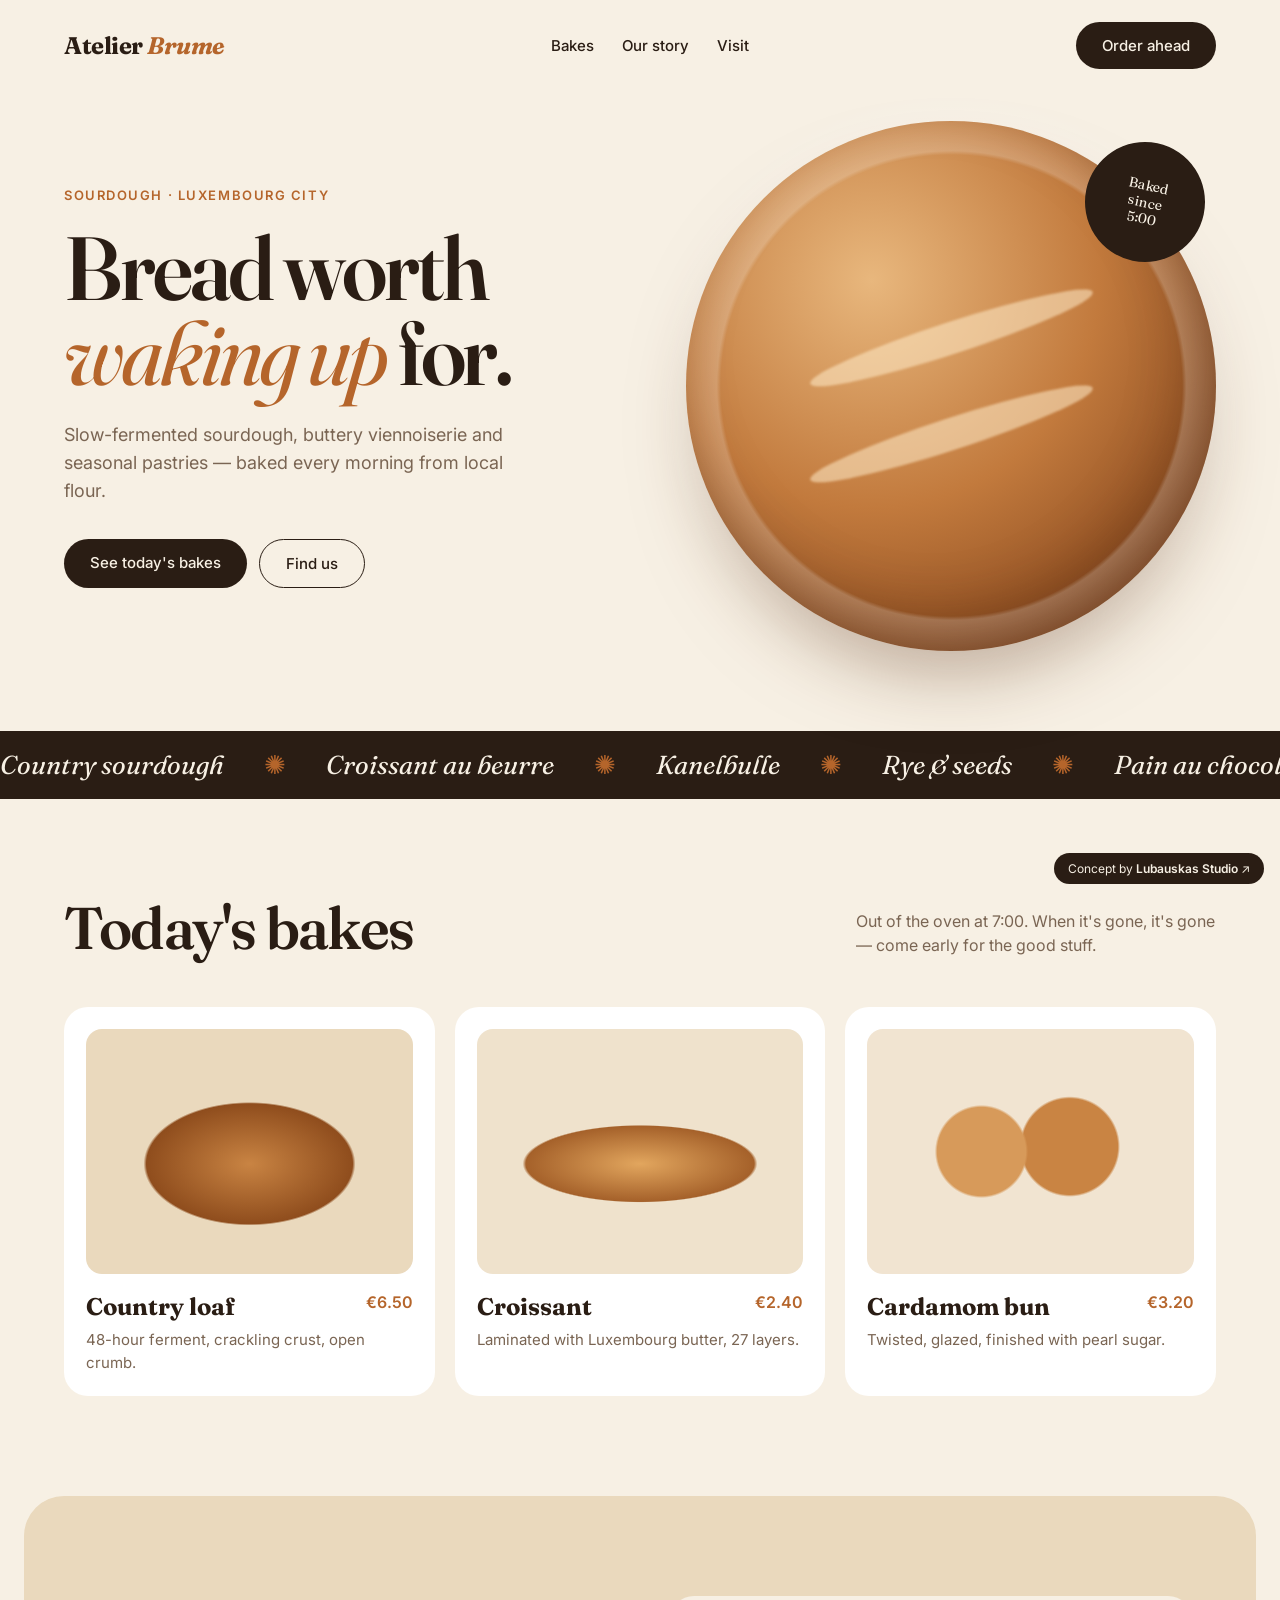
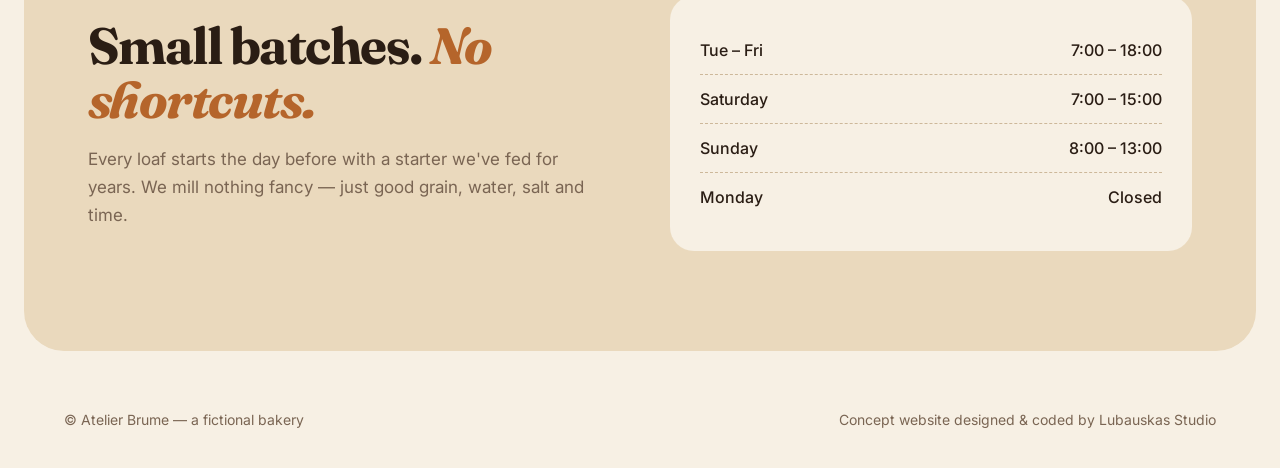
<file: projects/atelier-brume/index.html>
<!DOCTYPE html>
<html lang="en">
<head>
<meta charset="UTF-8">
<meta name="viewport" content="width=device-width, initial-scale=1">
<title>Atelier Brume — Artisan Bakery (Concept)</title>
<meta name="description" content="Concept website for a fictional artisan sourdough bakery in Luxembourg, designed and coded by Lubauskas Studio.">
<link rel="canonical" href="https://laurynas.work/projects/atelier-brume/">
<link rel="icon" href="../../favicon.svg" type="image/svg+xml">
<link rel="preconnect" href="https://fonts.googleapis.com">
<link rel="preconnect" href="https://fonts.gstatic.com" crossorigin>
<link href="https://fonts.googleapis.com/css2?family=Fraunces:opsz,wght@9..144,400;9..144,600;9..144,700&family=Inter:wght@400;500;600&display=swap" rel="stylesheet">
<style>
:root{--cream:#f7f0e4;--crust:#b5652b;--dough:#ead9bd;--ink:#2a1d14;--muted:#7a6553;--ease:cubic-bezier(.22,1,.36,1)}
*{box-sizing:border-box;margin:0;padding:0}
html{scroll-behavior:smooth}
body{background:var(--cream);color:var(--ink);font-family:Inter,system-ui,sans-serif;-webkit-font-smoothing:antialiased}
a{color:inherit;text-decoration:none}
.serif{font-family:Fraunces,Georgia,serif}
.badge{position:fixed;right:16px;bottom:16px;z-index:50;background:var(--ink);color:var(--cream);font-size:12px;padding:8px 14px;border-radius:100px}
.badge b{font-weight:600}
nav{display:flex;justify-content:space-between;align-items:center;padding:22px clamp(20px,5vw,64px)}
.logo{font-family:Fraunces,serif;font-weight:700;font-size:24px;letter-spacing:-.02em}
.logo i{font-style:italic;color:var(--crust)}
nav ul{display:flex;gap:28px;list-style:none;font-size:15px;font-weight:500}
nav ul a{position:relative}nav ul a::after{content:"";position:absolute;left:0;bottom:-4px;height:1.5px;width:0;background:var(--crust);transition:width .4s var(--ease)}nav ul a:hover::after{width:100%}
.btn{display:inline-block;background:var(--ink);color:var(--cream);padding:14px 26px;border-radius:100px;font-weight:500;font-size:15px;transition:background .3s,transform .4s var(--ease)}
.btn:hover{background:var(--crust);transform:translateY(-2px)}
.btn.line{background:transparent;color:var(--ink);border:1.5px solid var(--ink)}.btn.line:hover{background:var(--ink);color:var(--cream)}
.hero{display:grid;grid-template-columns:1.1fr 1fr;gap:40px;align-items:center;padding:30px clamp(20px,5vw,64px) 80px}
.hero small{display:inline-block;font-size:13px;font-weight:600;letter-spacing:.12em;text-transform:uppercase;color:var(--crust);margin-bottom:22px}
.hero h1{font-family:Fraunces,serif;font-weight:600;font-size:clamp(46px,7vw,104px);line-height:.95;letter-spacing:-.035em}
.hero h1 em{font-style:italic;color:var(--crust);font-weight:400}
.hero p{font-size:18px;line-height:1.55;color:var(--muted);max-width:440px;margin:26px 0 34px}
.hero .ctas{display:flex;gap:12px;flex-wrap:wrap}
.loaf{position:relative;aspect-ratio:1;border-radius:50%;background:radial-gradient(circle at 35% 30%,#e8b77d,#c27a3d 45%,#8a4a1f 80%);box-shadow:0 40px 80px -30px rgba(90,45,15,.5),inset -20px -30px 60px rgba(60,25,5,.35);animation:rise 6s ease-in-out infinite alternate}
.loaf::before,.loaf::after{content:"";position:absolute;left:22%;right:22%;height:6%;border-radius:50%;background:rgba(255,235,200,.55);filter:blur(1px)}
.loaf::before{top:38%;transform:rotate(-18deg)}.loaf::after{top:56%;transform:rotate(-18deg)}
.flour{position:absolute;inset:-6%;border-radius:50%;background:radial-gradient(circle,rgba(255,255,255,.0) 55%,rgba(255,255,255,.35) 56%,transparent 70%);opacity:.6}
.stamp{position:absolute;right:2%;top:4%;width:120px;height:120px;border-radius:50%;background:var(--ink);color:var(--cream);display:grid;place-items:center;text-align:center;font-family:Fraunces,serif;font-size:14px;line-height:1.2;transform:rotate(12deg)}
@keyframes rise{to{transform:translateY(-12px) scale(1.02)}}
.strip{background:var(--ink);color:var(--cream);overflow:hidden;padding:18px 0}
.strip div{display:flex;gap:40px;width:max-content;animation:mq 30s linear infinite;font-family:Fraunces,serif;font-size:26px;font-style:italic}
.strip span::after{content:"✺";margin-left:40px;color:var(--crust);font-style:normal}
@keyframes mq{to{transform:translateX(-50%)}}
section{padding:100px clamp(20px,5vw,64px)}
.sec-h{display:flex;justify-content:space-between;align-items:end;gap:20px;margin-bottom:50px}
.sec-h h2{font-family:Fraunces,serif;font-weight:600;font-size:clamp(36px,4.6vw,64px);letter-spacing:-.03em;line-height:1}
.sec-h p{color:var(--muted);max-width:360px;line-height:1.5}
.grid{display:grid;grid-template-columns:repeat(3,1fr);gap:20px}
.item{background:#fff;border-radius:24px;padding:22px;transition:transform .5s var(--ease),box-shadow .5s}
.item:hover{transform:translateY(-6px);box-shadow:0 30px 60px -30px rgba(90,45,15,.35)}
.item .pic{aspect-ratio:4/3;border-radius:16px;margin-bottom:18px}
.p1{background:radial-gradient(ellipse 45% 35% at 50% 55%,#c98443,#8f4d1d 70%,transparent 72%),var(--dough)}
.p2{background:radial-gradient(ellipse 50% 22% at 50% 55%,#e2a65e,#a5612a 70%,transparent 72%),#efe2cc}
.p3{background:radial-gradient(circle at 35% 50%,#d79a5a 0 18%,transparent 19%),radial-gradient(circle at 62% 48%,#c98443 0 20%,transparent 21%),#f1e4d1}
.item h3{font-family:Fraunces,serif;font-size:24px;display:flex;justify-content:space-between}
.item h3 span{font-family:Inter;font-size:16px;font-weight:600;color:var(--crust)}
.item p{color:var(--muted);font-size:15px;line-height:1.5;margin-top:8px}
.story{display:grid;grid-template-columns:1fr 1fr;gap:60px;align-items:center;background:var(--dough);border-radius:40px;margin:0 clamp(12px,2vw,24px)}
.story h2{font-family:Fraunces,serif;font-size:clamp(34px,4vw,56px);line-height:1.05;letter-spacing:-.03em}
.story h2 em{color:var(--crust)}
.story p{font-size:17px;line-height:1.65;color:var(--muted);margin-top:18px}
.hours{background:var(--cream);border-radius:24px;padding:30px}
.hours div{display:flex;justify-content:space-between;padding:14px 0;border-bottom:1px dashed #cdb89a;font-weight:500}
.hours div:last-child{border:0}
footer{padding:60px clamp(20px,5vw,64px) 40px;display:flex;justify-content:space-between;flex-wrap:wrap;gap:20px;color:var(--muted);font-size:14px}
.fu{opacity:0;transform:translateY(30px);transition:opacity 1s var(--ease),transform 1s var(--ease)}.fu.in{opacity:1;transform:none}
@media(max-width:820px){nav ul{display:none}.hero,.story{grid-template-columns:1fr}.grid{grid-template-columns:1fr}.stamp{width:90px;height:90px;font-size:12px}.sec-h{flex-direction:column;align-items:start}.story{padding:50px 24px}}
</style>
</head>
<body>
<a class="badge" href="../../index.html#work">Concept by <b>Lubauskas Studio</b> ↗</a>
<nav><a href="#" class="logo">Atelier <i>Brume</i></a><ul><li><a href="#bakes">Bakes</a></li><li><a href="#story">Our story</a></li><li><a href="#visit">Visit</a></li></ul><a href="#visit" class="btn">Order ahead</a></nav>
<header class="hero">
  <div><small>Sourdough · Luxembourg City</small><h1>Bread worth <em>waking up</em> for.</h1><p>Slow-fermented sourdough, buttery viennoiserie and seasonal pastries — baked every morning from local flour.</p><div class="ctas"><a class="btn" href="#bakes">See today's bakes</a><a class="btn line" href="#visit">Find us</a></div></div>
  <div style="position:relative"><div class="loaf"><div class="flour"></div></div><div class="stamp">Baked<br>since<br>5:00</div></div>
</header>
<div class="strip"><div><span>Country sourdough</span><span>Croissant au beurre</span><span>Kanelbulle</span><span>Rye &amp; seeds</span><span>Pain au chocolat</span><span>Country sourdough</span><span>Croissant au beurre</span><span>Kanelbulle</span><span>Rye &amp; seeds</span><span>Pain au chocolat</span></div></div>
<section id="bakes">
  <div class="sec-h fu"><h2>Today's bakes</h2><p>Out of the oven at 7:00. When it's gone, it's gone — come early for the good stuff.</p></div>
  <div class="grid">
    <div class="item fu"><div class="pic p1"></div><h3>Country loaf <span>€6.50</span></h3><p>48-hour ferment, crackling crust, open crumb.</p></div>
    <div class="item fu" style="transition-delay:.1s"><div class="pic p2"></div><h3>Croissant <span>€2.40</span></h3><p>Laminated with Luxembourg butter, 27 layers.</p></div>
    <div class="item fu" style="transition-delay:.2s"><div class="pic p3"></div><h3>Cardamom bun <span>€3.20</span></h3><p>Twisted, glazed, finished with pearl sugar.</p></div>
  </div>
</section>
<section id="story" class="story fu">
  <div><h2>Small batches. <em>No shortcuts.</em></h2><p>Every loaf starts the day before with a starter we've fed for years. We mill nothing fancy — just good grain, water, salt and time.</p></div>
  <div class="hours" id="visit"><div><span>Tue – Fri</span><span>7:00 – 18:00</span></div><div><span>Saturday</span><span>7:00 – 15:00</span></div><div><span>Sunday</span><span>8:00 – 13:00</span></div><div><span>Monday</span><span>Closed</span></div></div>
</section>
<footer><span>© Atelier Brume — a fictional bakery</span><span>Concept website designed &amp; coded by Lubauskas Studio</span></footer>
<script>
const io=new IntersectionObserver(es=>es.forEach(e=>{if(e.isIntersecting){e.target.classList.add('in');io.unobserve(e.target)}}),{threshold:.15});
document.querySelectorAll('.fu').forEach(el=>io.observe(el));
</script>
</body>
</html>
</file>
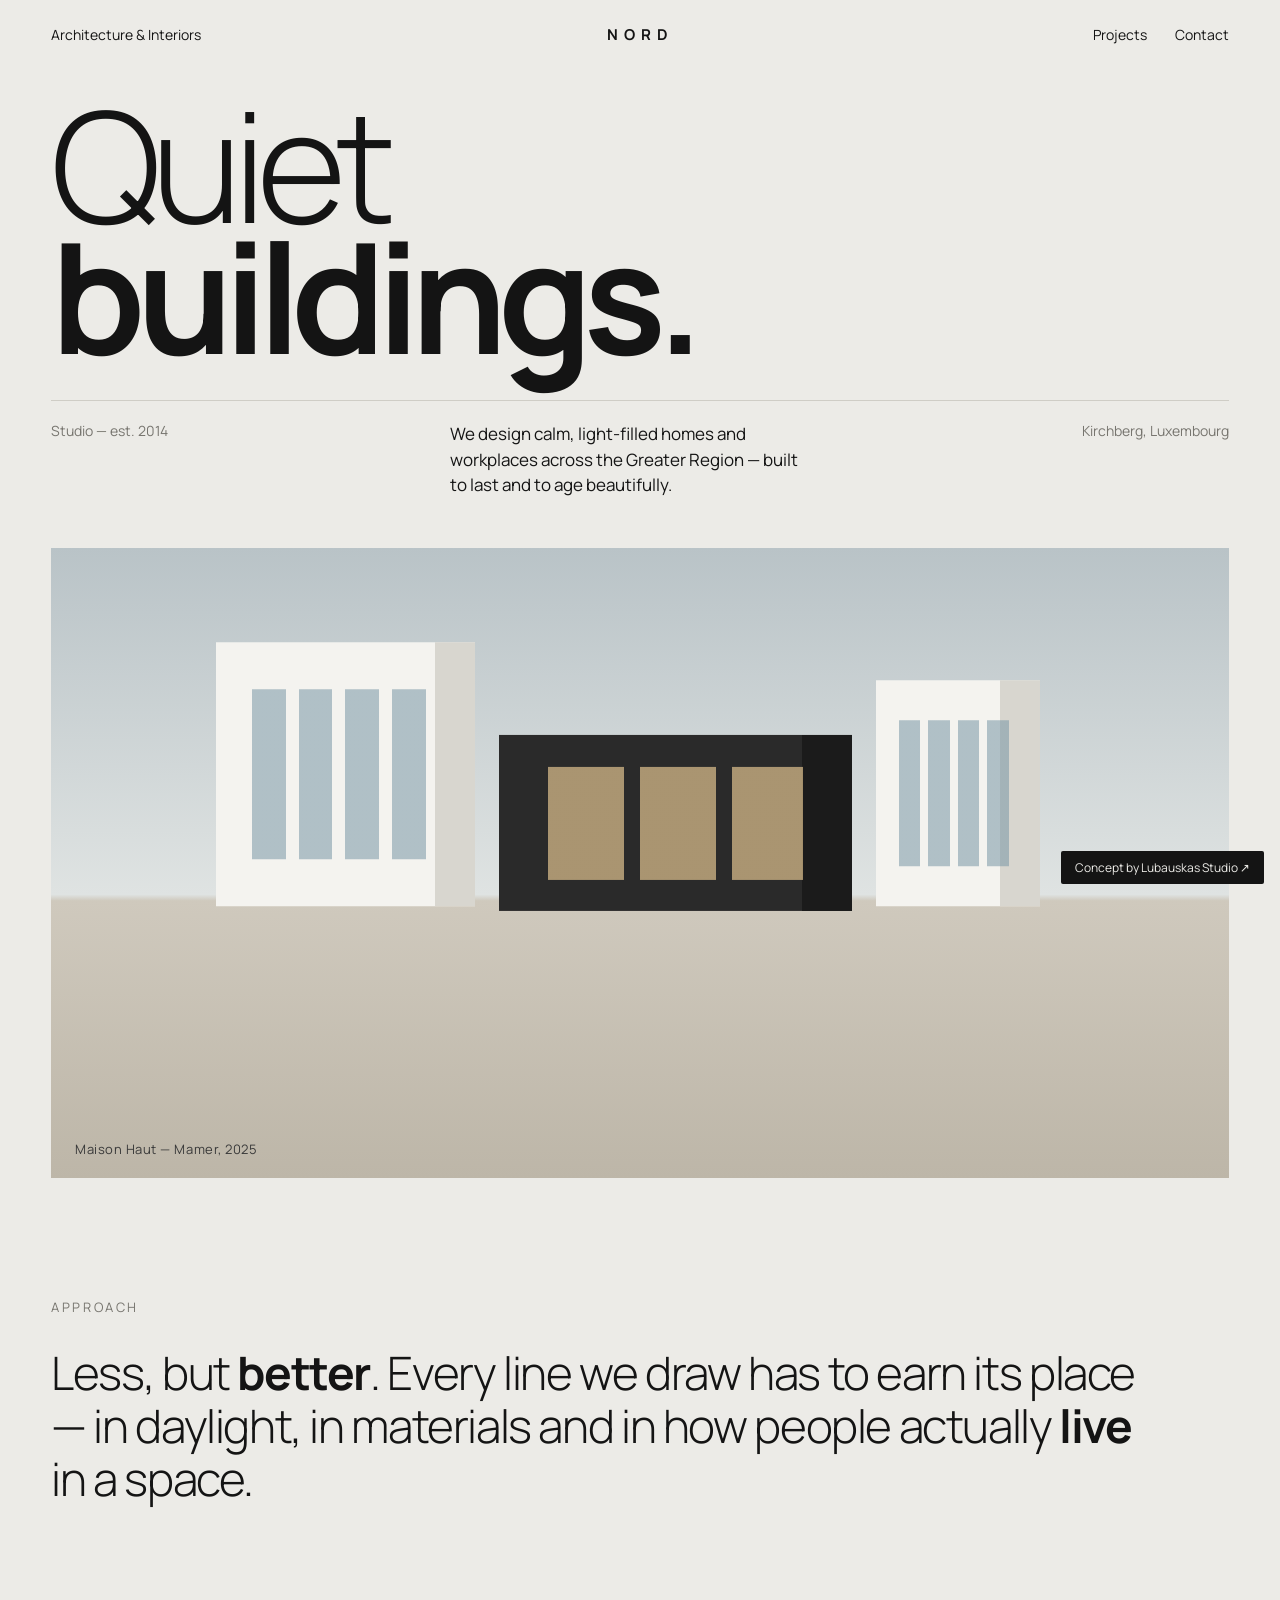
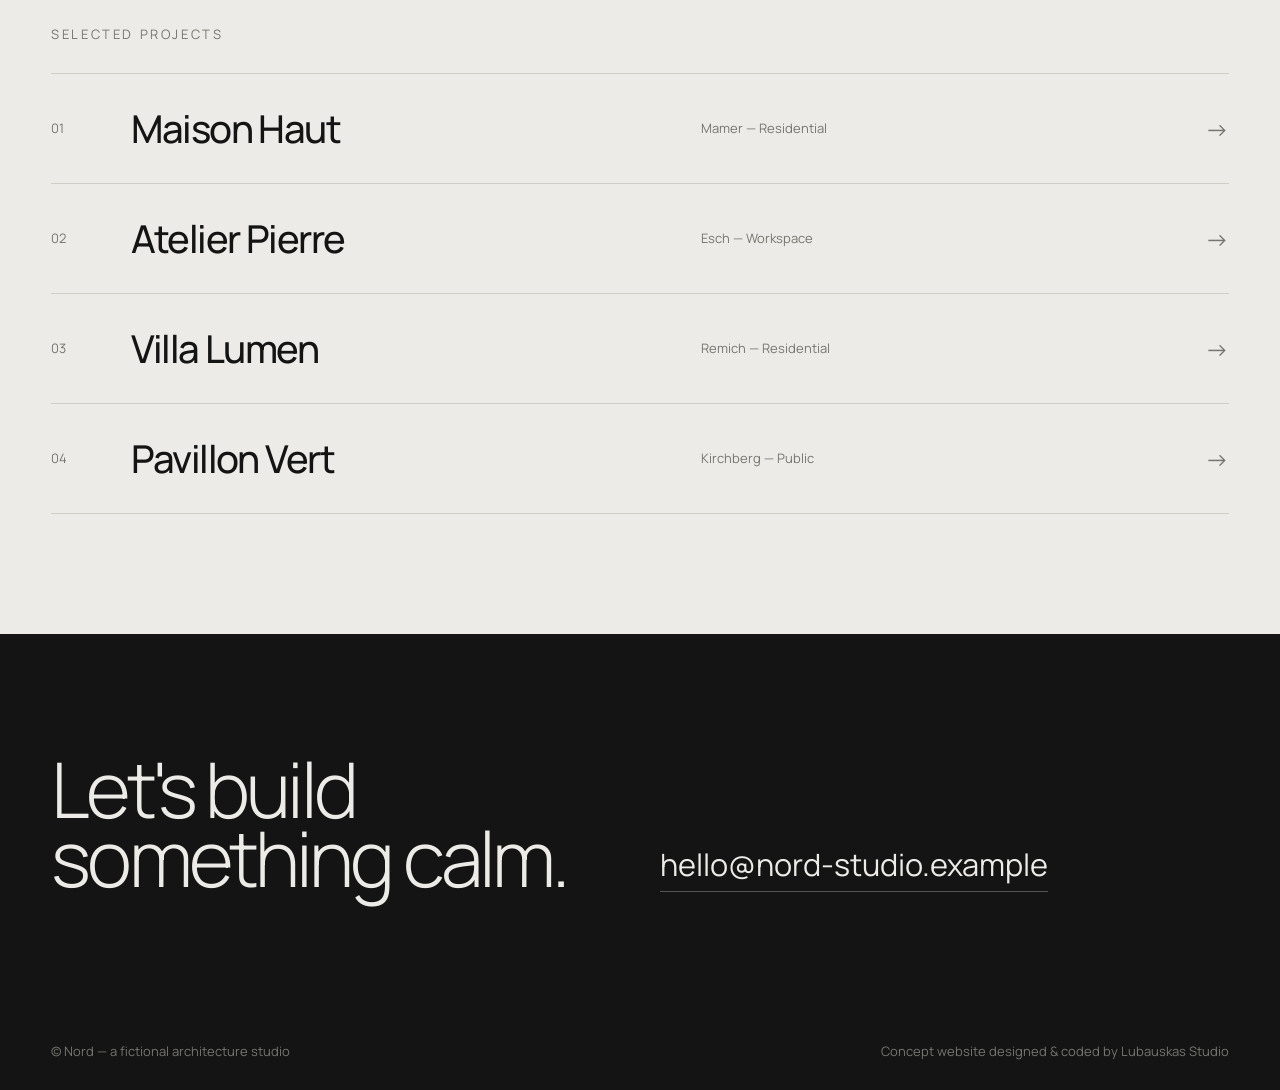
<file: projects/nord-studio/index.html>
<!DOCTYPE html>
<html lang="en">
<head>
<meta charset="UTF-8">
<meta name="viewport" content="width=device-width, initial-scale=1">
<title>Nord — Architecture Studio (Concept)</title>
<meta name="description" content="Concept website for a fictional architecture studio in Luxembourg, designed and coded by Lubauskas Studio.">
<link rel="canonical" href="https://laurynas.work/projects/nord-studio/">
<link rel="icon" href="../../favicon.svg" type="image/svg+xml">
<link rel="preconnect" href="https://fonts.googleapis.com">
<link rel="preconnect" href="https://fonts.gstatic.com" crossorigin>
<link href="https://fonts.googleapis.com/css2?family=Manrope:wght@300;400;500;700&display=swap" rel="stylesheet">
<style>
:root{--bg:#ecebe7;--ink:#141414;--muted:#77756f;--line:#cfcdc6;--ease:cubic-bezier(.22,1,.36,1)}
*{box-sizing:border-box;margin:0;padding:0}
html{scroll-behavior:smooth}
body{background:var(--bg);color:var(--ink);font-family:Manrope,system-ui,sans-serif;-webkit-font-smoothing:antialiased}
a{color:inherit;text-decoration:none}
.badge{position:fixed;right:16px;bottom:16px;z-index:50;background:var(--ink);color:var(--bg);font-size:12px;padding:8px 14px;border-radius:2px}
nav{display:grid;grid-template-columns:1fr auto 1fr;align-items:center;padding:24px clamp(20px,4vw,56px);font-size:14px}
nav .r{justify-self:end;display:flex;gap:28px}
nav a{position:relative}nav .r a::after{content:"";position:absolute;left:0;bottom:-3px;height:1px;width:0;background:var(--ink);transition:width .4s var(--ease)}nav .r a:hover::after{width:100%}
.logo{font-weight:700;letter-spacing:.4em;font-size:15px}
.hero{padding:30px clamp(20px,4vw,56px) 0}
.hero h1{font-weight:300;font-size:clamp(54px,12vw,210px);letter-spacing:-.06em;line-height:.85}
.hero h1 b{font-weight:700}
.hero .meta{display:grid;grid-template-columns:1fr 1fr 1fr;gap:20px;border-top:1px solid var(--line);margin-top:40px;padding-top:20px;font-size:14px;color:var(--muted)}
.hero .meta p{color:var(--ink);font-size:17px;line-height:1.5;max-width:360px}
.visual{margin:50px clamp(20px,4vw,56px) 0;height:min(70vh,640px);position:relative;overflow:hidden;background:linear-gradient(180deg,#b9c3c7 0%,#dfe3e2 55%,#cfc9bd 56%,#bdb6a8 100%)}
.bldg{position:absolute;bottom:44%;background:#f4f3ef;box-shadow:inset -40px 0 0 #d8d6cf}
.b1{left:14%;width:22%;height:42%}.b2{left:38%;width:30%;height:28%;background:#2a2a2a;box-shadow:inset -50px 0 0 #1b1b1b}.b3{left:70%;width:14%;height:36%}
.win{position:absolute;inset:18% 14%;background:repeating-linear-gradient(90deg,rgba(120,150,165,.55) 0 18%,transparent 18% 25%)}
.b2 .win{background:repeating-linear-gradient(90deg,rgba(255,220,160,.6) 0 30%,transparent 30% 36%)}
.visual .cap{position:absolute;left:24px;bottom:20px;font-size:13px;color:#3a3a3a;letter-spacing:.04em}
.visual .bldg{transform:translateY(var(--p,0px));transition:transform .2s linear}
section{padding:120px clamp(20px,4vw,56px)}
.lbl{font-size:13px;letter-spacing:.2em;text-transform:uppercase;color:var(--muted);margin-bottom:30px}
.big{font-size:clamp(28px,3.6vw,52px);font-weight:300;letter-spacing:-.03em;line-height:1.15;max-width:1100px}
.big b{font-weight:700}
.list{border-top:1px solid var(--line)}
.row{display:grid;grid-template-columns:80px 1.4fr 1fr 120px;align-items:center;padding:28px 0;border-bottom:1px solid var(--line);transition:padding .5s var(--ease),background .4s}
.row:hover{padding-left:20px;padding-right:20px;background:#e2e1dc}
.row span{font-size:13px;color:var(--muted)}
.row h3{font-size:clamp(24px,3vw,42px);font-weight:500;letter-spacing:-.04em}
.row .arr{justify-self:end;font-size:24px;transition:transform .5s var(--ease)}
.row:hover .arr{transform:rotate(-45deg)}
.contact{display:grid;grid-template-columns:1fr 1fr;gap:40px;background:var(--ink);color:var(--bg)}
.contact h2{font-weight:300;font-size:clamp(40px,6vw,96px);letter-spacing:-.05em;line-height:.9}
.contact a.mail{font-size:clamp(20px,2.4vw,32px);border-bottom:1px solid #555;padding-bottom:6px;align-self:end;justify-self:start}
footer{padding:30px clamp(20px,4vw,56px);display:flex;justify-content:space-between;flex-wrap:wrap;gap:12px;font-size:13px;color:var(--muted);background:var(--ink)}
.fu{opacity:0;transform:translateY(30px);transition:opacity 1.1s var(--ease),transform 1.1s var(--ease)}.fu.in{opacity:1;transform:none}
@media(max-width:820px){nav{grid-template-columns:1fr auto}nav .l{display:none}.hero .meta,.contact{grid-template-columns:1fr}.row{grid-template-columns:40px 1fr 40px}.row .loc{display:none}}
</style>
</head>
<body>
<a class="badge" href="../../index.html#work">Concept by Lubauskas Studio ↗</a>
<nav><span class="l">Architecture &amp; Interiors</span><a href="#" class="logo">NORD</a><div class="r"><a href="#work">Projects</a><a href="#contact">Contact</a></div></nav>
<header class="hero">
  <h1 class="fu">Quiet<br><b>buildings.</b></h1>
  <div class="meta fu"><span>Studio — est. 2014</span><p>We design calm, light-filled homes and workplaces across the Greater Region — built to last and to age beautifully.</p><span style="justify-self:end">Kirchberg, Luxembourg</span></div>
</header>
<div class="visual fu" id="vis"><div class="bldg b1"><div class="win"></div></div><div class="bldg b2"><div class="win"></div></div><div class="bldg b3"><div class="win"></div></div><span class="cap">Maison Haut — Mamer, 2025</span></div>
<section><p class="lbl fu">Approach</p><p class="big fu">Less, but <b>better</b>. Every line we draw has to earn its place — in daylight, in materials and in how people actually <b>live</b> in a space.</p></section>
<section id="work" style="padding-top:0"><p class="lbl fu">Selected projects</p>
  <div class="list">
    <a class="row fu" href="#"><span>01</span><h3>Maison Haut</h3><span class="loc">Mamer — Residential</span><span class="arr">→</span></a>
    <a class="row fu" href="#"><span>02</span><h3>Atelier Pierre</h3><span class="loc">Esch — Workspace</span><span class="arr">→</span></a>
    <a class="row fu" href="#"><span>03</span><h3>Villa Lumen</h3><span class="loc">Remich — Residential</span><span class="arr">→</span></a>
    <a class="row fu" href="#"><span>04</span><h3>Pavillon Vert</h3><span class="loc">Kirchberg — Public</span><span class="arr">→</span></a>
  </div>
</section>
<section class="contact" id="contact"><h2 class="fu">Let's build<br>something calm.</h2><a class="mail fu" href="#">hello@nord-studio.example</a></section>
<footer><span>© Nord — a fictional architecture studio</span><span>Concept website designed &amp; coded by Lubauskas Studio</span></footer>
<script>
const io=new IntersectionObserver(es=>es.forEach(e=>{if(e.isIntersecting){e.target.classList.add('in');io.unobserve(e.target)}}),{threshold:.12});
document.querySelectorAll('.fu').forEach(el=>io.observe(el));
const vis=document.getElementById('vis');
addEventListener('scroll',()=>{const r=vis.getBoundingClientRect(),p=(r.top-innerHeight/2)*.08;vis.querySelectorAll('.bldg').forEach((b,i)=>b.style.setProperty('--p',(p*(i%2?1.4:.8))+'px'))},{passive:true});
</script>
</body>
</html>
</file>
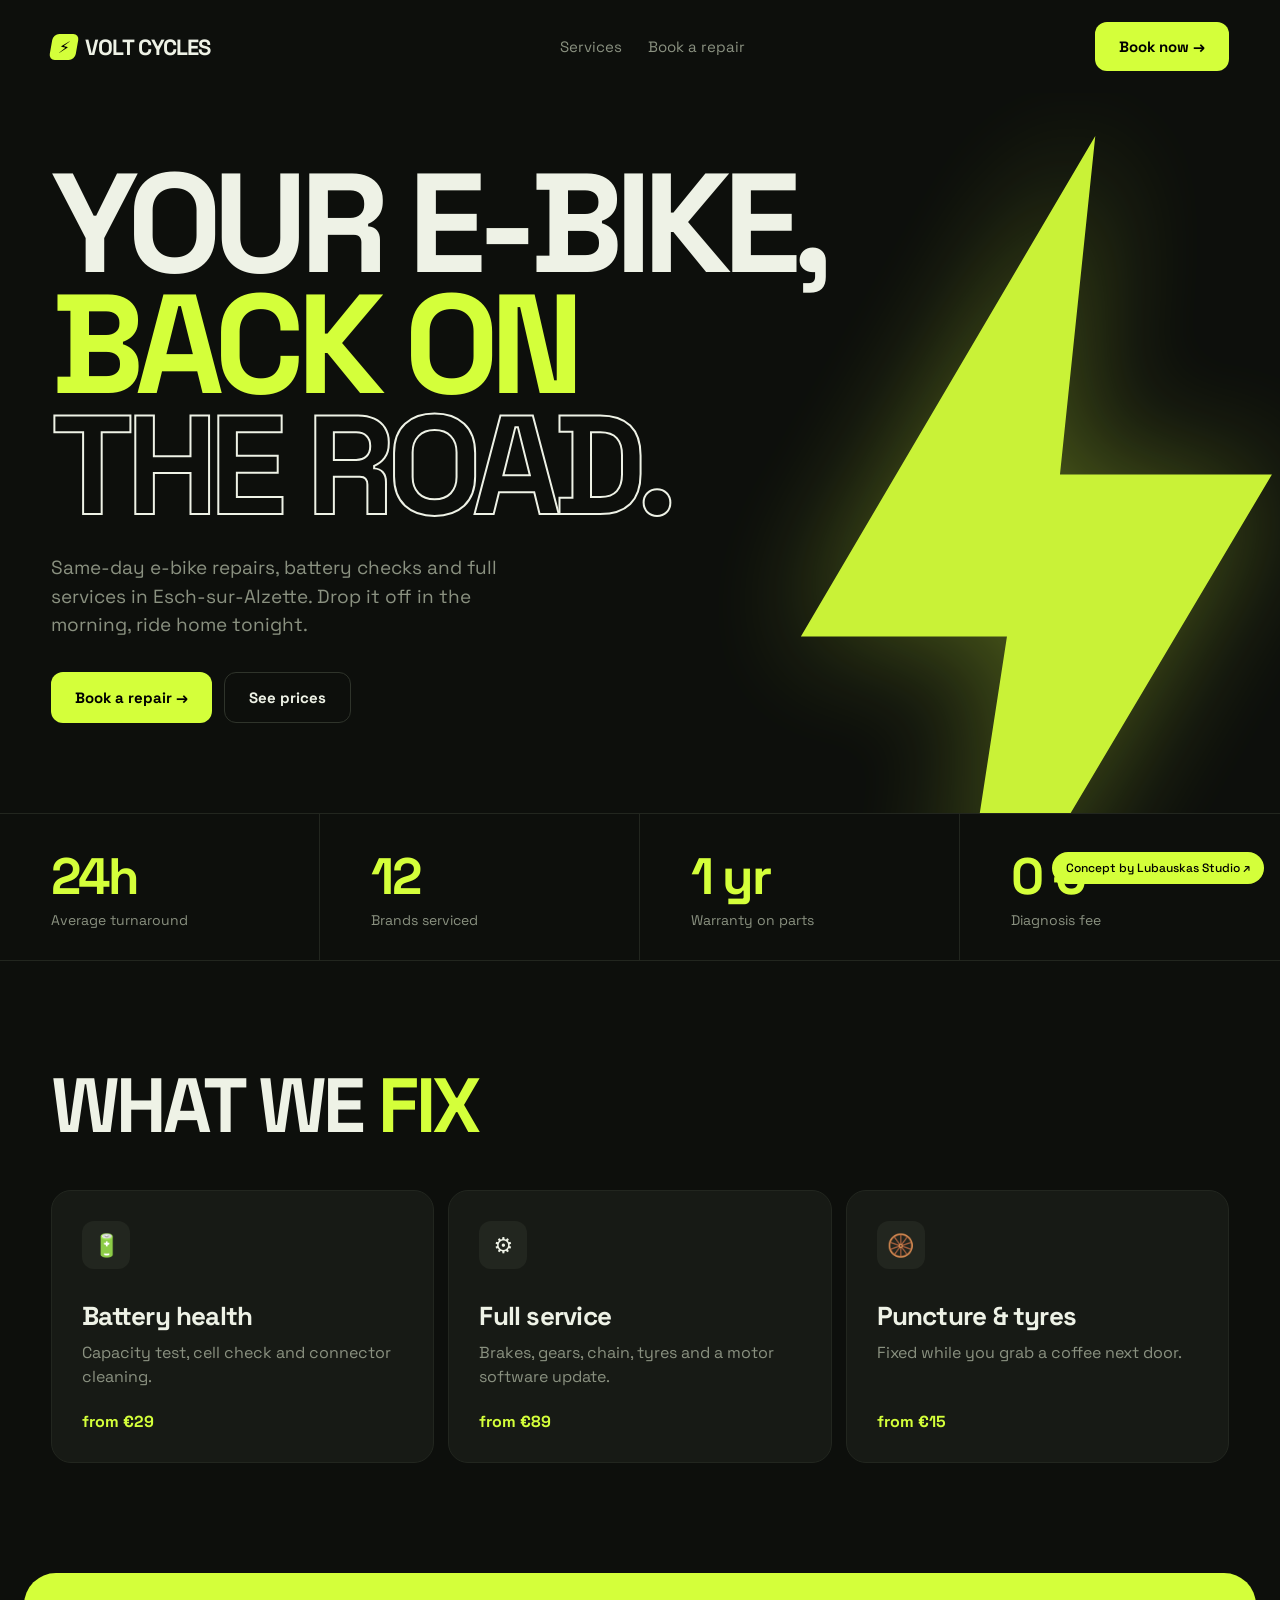
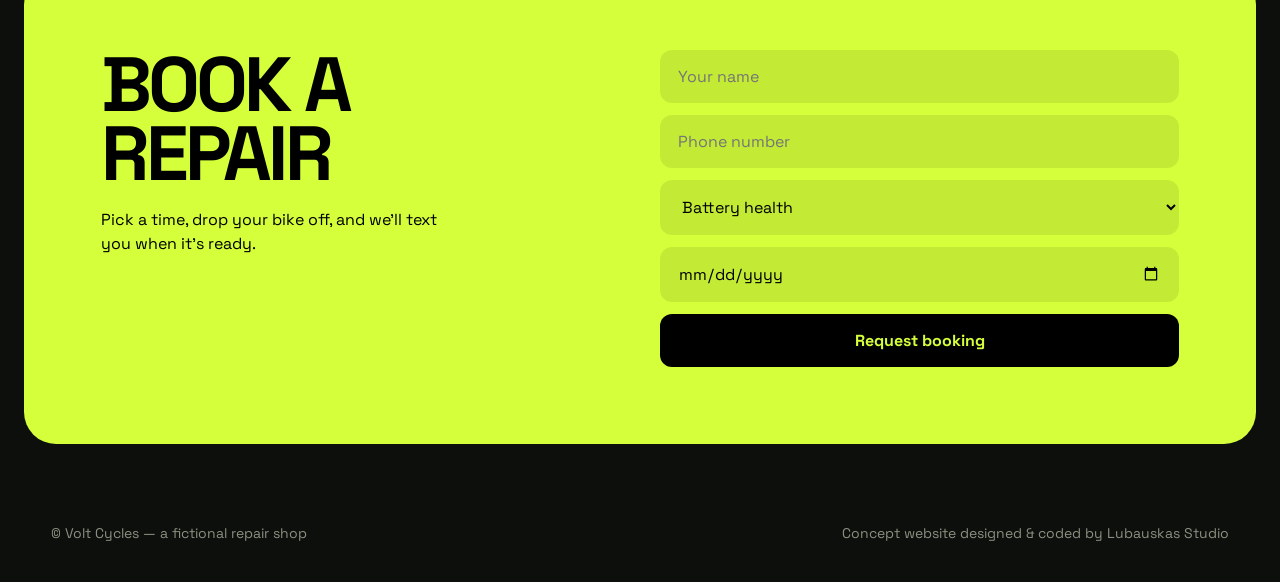
<file: projects/volt-cycles/index.html>
<!DOCTYPE html>
<html lang="en">
<head>
<meta charset="UTF-8">
<meta name="viewport" content="width=device-width, initial-scale=1">
<title>Volt Cycles — E-Bike Repair (Concept)</title>
<meta name="description" content="Concept website for a fictional e-bike repair shop in Esch-sur-Alzette, designed and coded by Lubauskas Studio.">
<link rel="canonical" href="https://laurynas.work/projects/volt-cycles/">
<link rel="icon" href="../../favicon.svg" type="image/svg+xml">
<link rel="preconnect" href="https://fonts.googleapis.com">
<link rel="preconnect" href="https://fonts.gstatic.com" crossorigin>
<link href="https://fonts.googleapis.com/css2?family=Space+Grotesk:wght@400;500;700&display=swap" rel="stylesheet">
<style>
:root{--bg:#0d0f0c;--volt:#d4ff3a;--fg:#eef2e6;--muted:#8a9180;--card:#171a15;--ease:cubic-bezier(.22,1,.36,1)}
*{box-sizing:border-box;margin:0;padding:0}
html{scroll-behavior:smooth}
body{background:var(--bg);color:var(--fg);font-family:"Space Grotesk",system-ui,sans-serif;-webkit-font-smoothing:antialiased;overflow-x:hidden}
a{color:inherit;text-decoration:none}
.badge{position:fixed;right:16px;bottom:16px;z-index:50;background:var(--volt);color:#000;font-size:12px;font-weight:500;padding:8px 14px;border-radius:100px}
nav{display:flex;justify-content:space-between;align-items:center;padding:22px clamp(20px,4vw,56px)}
.logo{font-weight:700;font-size:22px;letter-spacing:-.04em;display:flex;align-items:center;gap:8px}
.logo b{width:26px;height:26px;background:var(--volt);color:#000;display:grid;place-items:center;border-radius:6px;font-size:16px;transform:skewX(-10deg)}
nav ul{display:flex;gap:26px;list-style:none;font-size:15px;color:var(--muted)}
nav ul a:hover{color:var(--volt)}
.btn{display:inline-flex;align-items:center;gap:8px;background:var(--volt);color:#000;padding:15px 24px;border-radius:12px;font-weight:700;font-size:15px;transition:transform .4s var(--ease),box-shadow .4s}
.btn:hover{transform:translateY(-3px);box-shadow:0 14px 40px -10px rgba(212,255,58,.6)}
.btn.ghost{background:transparent;color:var(--fg);border:1px solid #2f342b}.btn.ghost:hover{box-shadow:none;border-color:var(--volt)}
.hero{position:relative;padding:40px clamp(20px,4vw,56px) 60px;min-height:80vh;display:flex;flex-direction:column;justify-content:center;overflow:hidden}
.hero h1{font-size:clamp(56px,11vw,180px);font-weight:700;line-height:.86;letter-spacing:-.06em;text-transform:uppercase;position:relative;z-index:2}
.hero h1 span{color:var(--volt)}
.hero h1 .out{color:transparent;-webkit-text-stroke:2px var(--fg)}
.hero p{font-size:19px;color:var(--muted);max-width:460px;line-height:1.5;margin:28px 0 32px;position:relative;z-index:2}
.hero .ctas{display:flex;gap:12px;flex-wrap:wrap;position:relative;z-index:2}
.bolt{position:absolute;right:-4%;top:6%;width:min(46vw,620px);opacity:.95;filter:drop-shadow(0 0 60px rgba(212,255,58,.35));animation:zap 3.2s ease-in-out infinite}
@keyframes zap{0%,100%{transform:rotate(8deg) translateY(0)}50%{transform:rotate(6deg) translateY(-14px)}92%{opacity:.95}94%{opacity:.4}96%{opacity:1}}
.stats{display:grid;grid-template-columns:repeat(4,1fr);border-block:1px solid #22261f}
.stats div{padding:30px clamp(20px,4vw,56px);border-right:1px solid #22261f}
.stats div:last-child{border:0}
.stats b{display:block;font-size:clamp(32px,4vw,56px);letter-spacing:-.05em;color:var(--volt)}
.stats span{color:var(--muted);font-size:14px}
section{padding:110px clamp(20px,4vw,56px)}
h2{font-size:clamp(40px,6vw,88px);letter-spacing:-.05em;line-height:.9;text-transform:uppercase;margin-bottom:50px}
h2 span{color:var(--volt)}
.svc{display:grid;grid-template-columns:repeat(3,1fr);gap:14px}
.card{background:var(--card);border:1px solid #22261f;border-radius:20px;padding:30px;min-height:260px;display:flex;flex-direction:column;justify-content:space-between;transition:border-color .3s,transform .5s var(--ease)}
.card:hover{border-color:var(--volt);transform:translateY(-6px)}
.card .ic{width:48px;height:48px;border-radius:12px;background:#22261f;display:grid;place-items:center;font-size:22px;transition:background .3s}
.card:hover .ic{background:var(--volt);color:#000}
.card h3{font-size:26px;letter-spacing:-.03em;margin-top:30px}
.card p{color:var(--muted);line-height:1.5;margin-top:8px}
.card .price{margin-top:22px;font-weight:700;color:var(--volt)}
.book{display:grid;grid-template-columns:1fr 1fr;gap:40px;background:var(--volt);color:#000;border-radius:32px;margin:0 clamp(12px,2vw,24px) 40px;padding:clamp(40px,6vw,80px)}
.book h2{color:#000;margin:0}
.book form{display:grid;gap:12px}
.book input,.book select{font:inherit;padding:16px 18px;border-radius:12px;border:0;background:rgba(0,0,0,.08);color:#000}
.book button{font:inherit;font-weight:700;padding:16px;border-radius:12px;border:0;background:#000;color:var(--volt);cursor:pointer;transition:transform .3s}
.book button:hover{transform:translateY(-2px)}
.book .ok{font-weight:500;display:none}
footer{padding:40px clamp(20px,4vw,56px);display:flex;justify-content:space-between;flex-wrap:wrap;gap:16px;color:var(--muted);font-size:14px}
.fu{opacity:0;transform:translateY(30px);transition:opacity 1s var(--ease),transform 1s var(--ease)}.fu.in{opacity:1;transform:none}
@media(max-width:820px){nav ul{display:none}.bolt{opacity:.25;width:80vw}.stats{grid-template-columns:1fr 1fr}.stats div:nth-child(2){border-right:0}.svc,.book{grid-template-columns:1fr}}
</style>
</head>
<body>
<a class="badge" href="../../index.html#work">Concept by Lubauskas Studio ↗</a>
<nav><a href="#" class="logo"><b>⚡</b>VOLT CYCLES</a><ul><li><a href="#services">Services</a></li><li><a href="#book">Book a repair</a></li></ul><a href="#book" class="btn">Book now →</a></nav>
<header class="hero">
  <svg class="bolt" viewBox="0 0 200 300" aria-hidden="true"><path d="M120 0 20 170h70L70 300 180 115h-72z" fill="#d4ff3a"/></svg>
  <h1>Your e-bike,<br><span>back on</span><br><span class="out">the road.</span></h1>
  <p>Same-day e-bike repairs, battery checks and full services in Esch-sur-Alzette. Drop it off in the morning, ride home tonight.</p>
  <div class="ctas"><a href="#book" class="btn">Book a repair →</a><a href="#services" class="btn ghost">See prices</a></div>
</header>
<div class="stats"><div class="fu"><b>24h</b><span>Average turnaround</span></div><div class="fu"><b>12</b><span>Brands serviced</span></div><div class="fu"><b>1 yr</b><span>Warranty on parts</span></div><div class="fu"><b>0 €</b><span>Diagnosis fee</span></div></div>
<section id="services">
  <h2 class="fu">What we <span>fix</span></h2>
  <div class="svc">
    <div class="card fu"><div><div class="ic">🔋</div><h3>Battery health</h3><p>Capacity test, cell check and connector cleaning.</p></div><div class="price">from €29</div></div>
    <div class="card fu" style="transition-delay:.1s"><div><div class="ic">⚙️</div><h3>Full service</h3><p>Brakes, gears, chain, tyres and a motor software update.</p></div><div class="price">from €89</div></div>
    <div class="card fu" style="transition-delay:.2s"><div><div class="ic">🛞</div><h3>Puncture &amp; tyres</h3><p>Fixed while you grab a coffee next door.</p></div><div class="price">from €15</div></div>
  </div>
</section>
<div class="book fu" id="book">
  <div><h2>Book a<br>repair</h2><p style="margin-top:20px;max-width:340px;line-height:1.5">Pick a time, drop your bike off, and we'll text you when it's ready.</p></div>
  <form id="f"><input required placeholder="Your name"><input required type="tel" placeholder="Phone number"><select><option>Battery health</option><option>Full service</option><option>Puncture &amp; tyres</option></select><input type="date" required><button>Request booking</button><p class="ok" id="ok">Demo only — this is a concept site, so no booking was sent.</p></form>
</div>
<footer><span>© Volt Cycles — a fictional repair shop</span><span>Concept website designed &amp; coded by Lubauskas Studio</span></footer>
<script>
const io=new IntersectionObserver(es=>es.forEach(e=>{if(e.isIntersecting){e.target.classList.add('in');io.unobserve(e.target)}}),{threshold:.15});
document.querySelectorAll('.fu').forEach(el=>io.observe(el));
document.getElementById('f').addEventListener('submit',e=>{e.preventDefault();document.getElementById('ok').style.display='block'});
</script>
</body>
</html>
</file>
